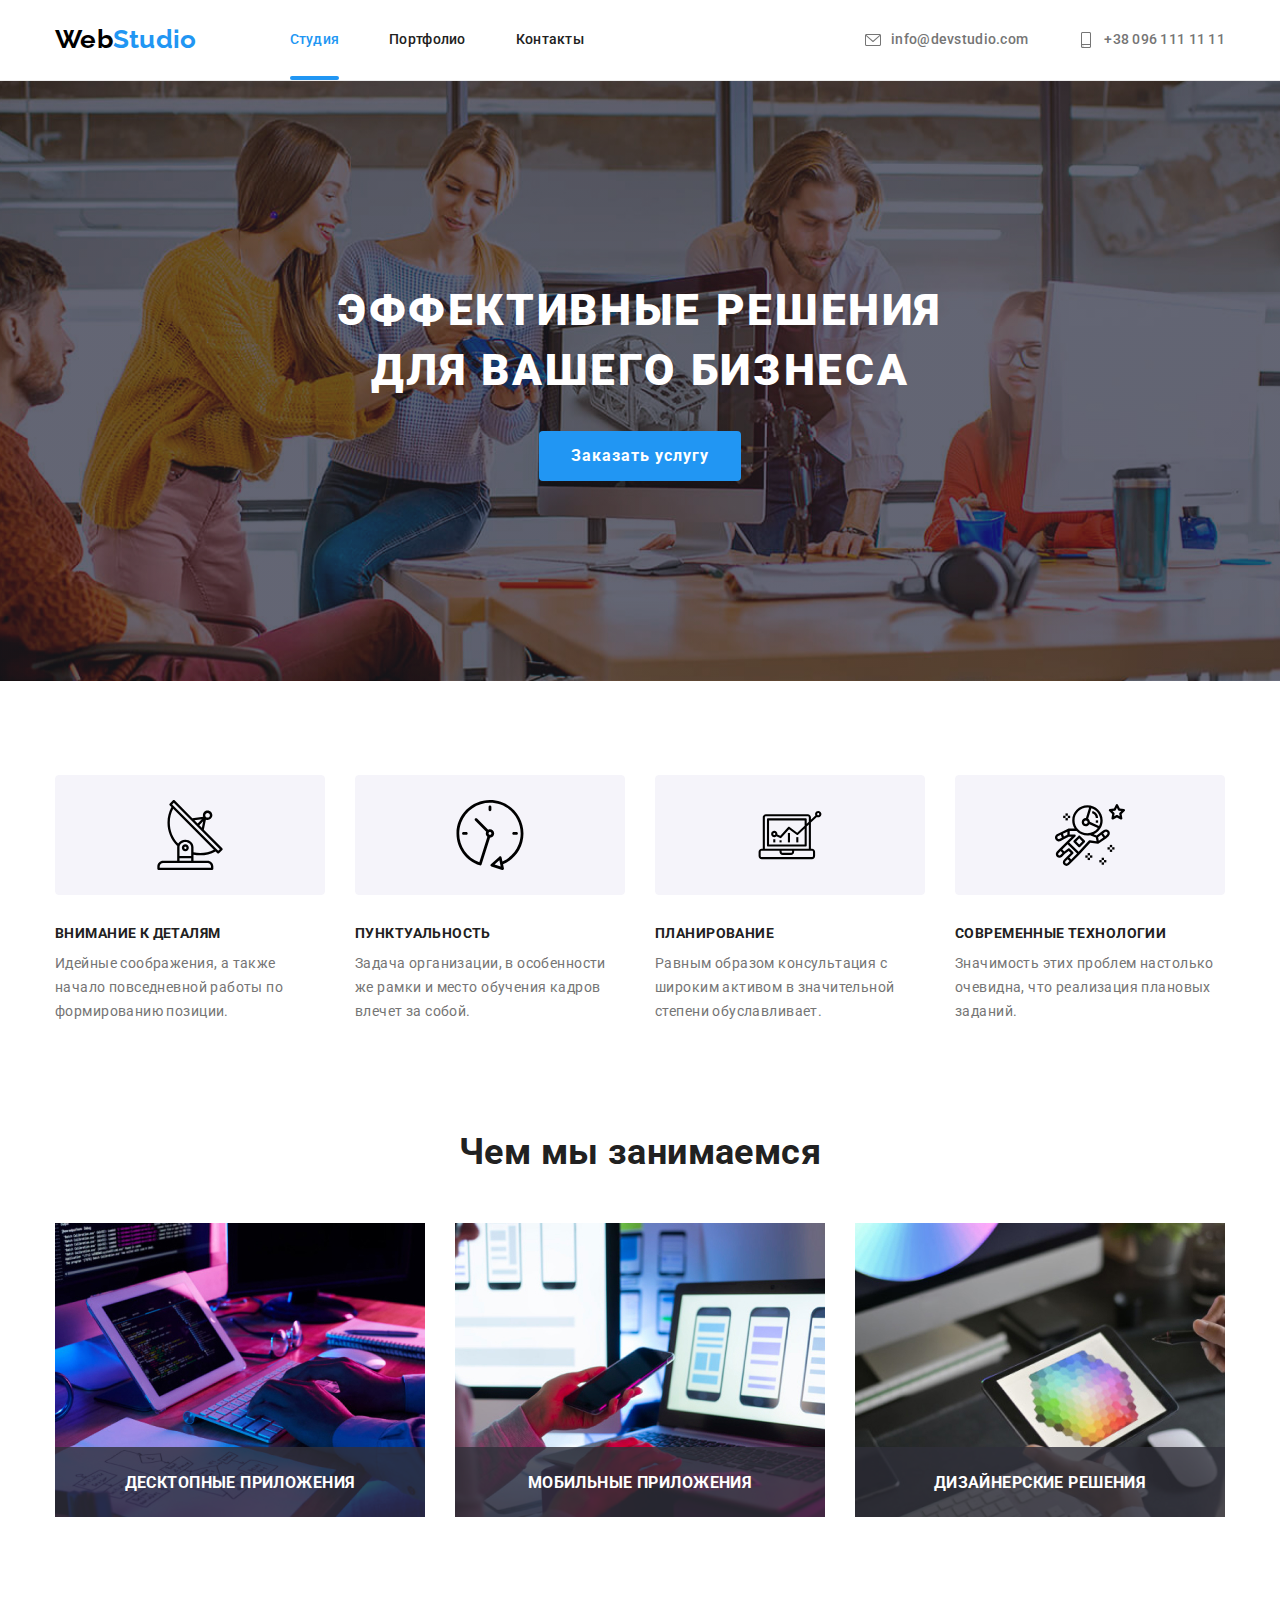
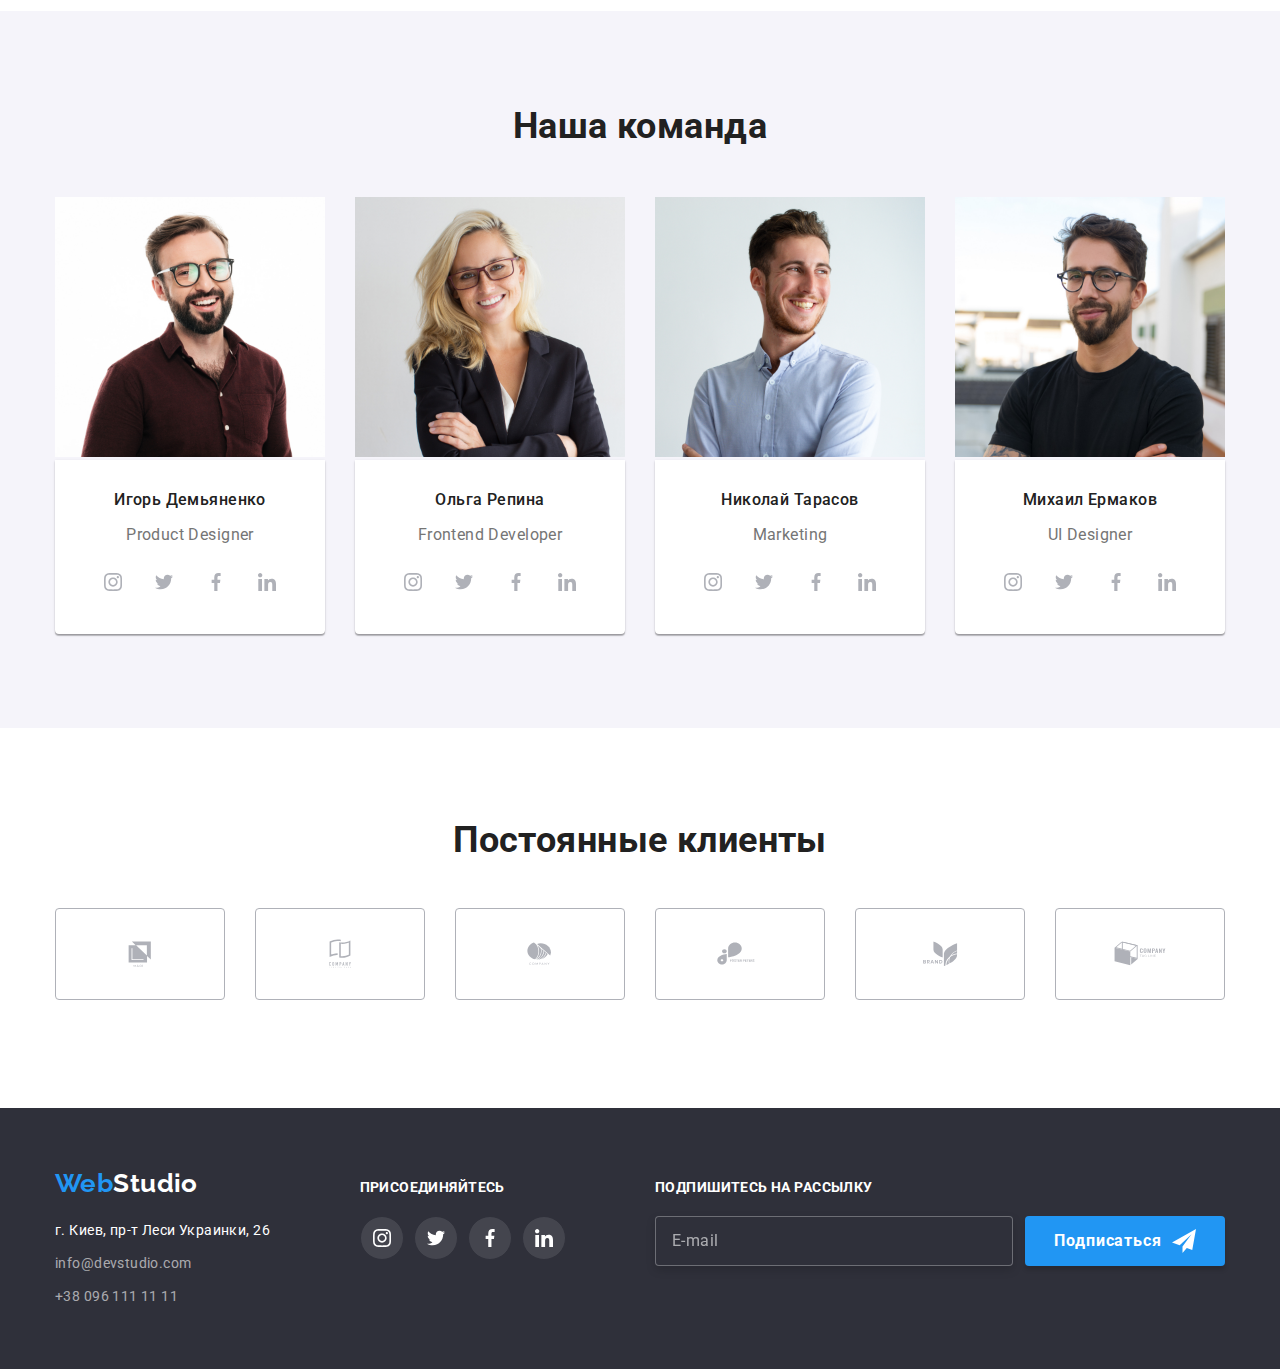
<file: index.html>
<!DOCTYPE html>
<html lang="ru">

<head>
    <meta charset="UTF-8">
    <meta http-equiv="X-UA-Compatible" content="IE=edge">
    <meta name="viewport" content="width=device-width, initial-scale=1.0">
    <title>WebStudio</title>
    <link rel="preconnect" href="https://fonts.gstatic.com" crossorigin>
    <link
        href="https://fonts.googleapis.com/css2?family=Raleway:wght@700&family=Roboto:wght@400;500;700;900&display=swap"
        rel="stylesheet">
    <link rel="stylesheet"
        href="https://cdnjs.cloudflare.com/ajax/libs/modern-normalize/1.1.0/modern-normalize.min.css">
    <link rel="stylesheet" href="./css/main.min.css">
</head>

<body>
    <header class="header">
        <div class="container header__container">
            <nav class="navigation">
                <a href="index.html" class="header__logo link"><span class="header__logo--accent">Web</span>Studio</a>
                <ul class="header__list list">
                    <li class="header__item">
                        <a href="./index.html" class="header__link menu-link link current">Студия</a>
                    </li>
                    <li class="header__item">
                        <a href="./portfolio.html" class="header__link menu-link link">Портфолио</a>
                    </li>
                    <li class="header__item">
                        <a href="./index.html" class="header__link menu-link link">Контакты</a>
                    </li>
                </ul>
            </nav>
            <address class="header__address">
            <ul class="header__list list">
                <li class="header__item">
                    <a href="mailto:info@devstudio.com" class="header__mail link">
                        <svg class="header__icon">
                            <use href="./images/symbol.svg#icon-phone"></use>
                        </svg>
                        info@devstudio.com</a>
                </li>
                <li class="header-nav__item">
                    <a href="tel:380961111111" class="header__tel link">
                        <svg class="header__icon">
                            <use href="./images/symbol.svg#icon-smartphone"></use>
                        </svg>
                        +38 096 111 11 11</a>
                </li>
            </ul>
            </address>
        </div>
    </header>
    <main>
        <section class="hero__section">
            <div class="container hero__container">
                <h1 class="hero__title">Эффективные решения для вашего бизнеса</h1>
                <button data-modal-open class="hero__button" type="button">Заказать услугу</button>
            </div>
        </section>
        <section class="benefits__section">
            <div class="benefits__container container">
                <h2 class="visually-hidden">Наши плюсы</h2>
                <ul class="benefits__list list">
                    <li class="benefits__item">
                        <div class="benefits__thumb">
                            <svg class="benefits__icon">
                                <use href="./images/symbol.svg#icon-antenna"></use>
                            </svg>
                        </div>
                        <h3 class="benefits__example">Внимание к деталям</h3>
                        <p class="features__description">Идейные соображения, а также начало повседневной работы по
                            формированию
                            позиции.</p>
                    </li>
                    <li class="benefits__item">
                        <div class="benefits__thumb">
                            <svg class="benefits__icon">
                                <use href="./images/symbol.svg#icon-clock"></use>
                            </svg>
                        </div>
                        <h3 class="benefits__example">Пунктуальность</h3>
                        <p class="features__description">Задача организации, в особенности же рамки и место обучения кадров
                            влечет
                            за собой.</p>
                    </li>
                    <li class="benefits__item">
                        <div class="benefits__thumb">
                            <svg class="benefits__icon">
                                <use href="./images/symbol.svg#icon-diagram"></use>
                            </svg>
                        </div>
                        <h3 class="benefits__example">Планирование</h3>
                        <p class="features__description">Равным образом консультация с широким активом в значительной степени
                            обуславливает.</p>
                    </li>
                    <li class="benefits__item">
                        <div class="benefits__thumb">
                            <svg class="benefits__icon">
                                <use href="./images/symbol.svg#icon-astronaut"></use>
                            </svg>
                        </div>
                        <h3 class="benefits__example">Современные технологии</h3>
                        <p class="features__description">Значимость этих проблем настолько очевидна, что реализация плановых
                            заданий.</p>
                    </li>
                </ul>
            </div>
        </section>
        <section class="experience__section">
            <div class="experience__container container">
                <h2 class="experience__title">Чем мы занимаемся</h2>
                <ul class="experience__list list">
                    <li class="experience__item">
                        <img class="experience__img" src="./images/img.jpg" alt="Разработка приложений" width="370"
                            height="294">
                        <div class="experience__thumb">
                            <h3 class="experience__text">ДЕСКТОПНЫЕ ПРИЛОЖЕНИЯ</h3>
                        </div>
                    </li>
                    <li class="experience__item">
                        <img class="experience__img" src="./images/img2.jpg" alt="Разработка приложений" width="370"
                            height="294">
                        <div class="experience__thumb">
                            <h3 class="experience__text">МОБИЛЬНЫЕ ПРИЛОЖЕНИЯ</h3>
                        </div>
                    </li>
                    <li class="experience__item">
                        <img class="experience__img" src="./images/img3.jpg" alt="Разработка приложений" width="370"
                            height="294">
                        <div class="experience__thumb">
                            <h3 class="experience__text">ДИЗАЙНЕРСКИЕ РЕШЕНИЯ</h3>
                        </div>
                    </li>
                </ul>
            </div>
        </section>
        <section class="team__section">
            <div class="team__container container">
                <h2 class="team__title">Наша команда</h2>
                <ul class="team__list list">
                    <li class="team__item">
                        <img team__img src="./images/foto.jpg" alt="Игорь Демьяненко" width="270">
                        <div class="member">
                            <h3 class="member__name">Игорь Демьяненко</h3>
                            <p class="member__text">Product Designer</p>
                            <ul class="social__list">
                                <li class="social__item list">
                                    <a href="/" class="social__link">
                                        <svg class="social__icon">
                                            <use href="./images/symbol.svg#icon-inst"></use>
                                        </svg>
                                    </a>
                                </li>
                                <li class="social__item list">
                                    <a href="/" class="social__link">
                                        <svg class="social__icon">
                                            <use href="./images/symbol.svg#icon-twit"></use>
                                        </svg>
                                    </a>
                                </li>
                                <li class="social__item list">
                                    <a href="/" class="social__link">
                                        <svg class="social__icon">
                                            <use href="./images/symbol.svg#icon-facebook"></use>
                                        </svg>
                                    </a>
                                </li>
                                <li class="social__item list">
                                    <a href="/" class="social__link">
                                        <svg class="social__icon">
                                            <use href="./images/symbol.svg#icon-linkid"></use>
                                        </svg>
                                    </a>
                                </li>
                            </ul>
                        </div>
                    </li>
                    <li class="team__item">
                        <img src="./images/foto2.jpg" alt="Ольга Репина" width="270">
                        <div class="member">
                            <h3 class="member__name">Ольга Репина</h3>
                            <p class="member__text">Frontend Developer</p>
                            <ul class="social__list">
                                <li class="social__item list">
                                    <a href="/" class="social__link">
                                        <svg class="social__icon">
                                            <use href="./images/symbol.svg#icon-inst"></use>
                                        </svg>
                                    </a>
                                </li>
                                <li class="social__item list">
                                    <a href="/" class="social__link">
                                        <svg class="social__icon">
                                            <use href="./images/symbol.svg#icon-twit"></use>
                                        </svg>
                                    </a>
                                </li>
                                <li class="social__item list">
                                    <a href="/" class="social__link">
                                        <svg class="social__icon">
                                            <use href="./images/symbol.svg#icon-facebook"></use>
                                        </svg>
                                    </a>
                                </li>
                                <li class="social__item list">
                                    <a href="/" class="social__link">
                                        <svg class="social__icon">
                                            <use href="./images/symbol.svg#icon-linkid"></use>
                                        </svg>
                                    </a>
                                </li>
                            </ul>
                        </div>
                    </li>
                    <li class="team__item">
                        <img src="./images/foto3.jpg" alt="Николай Тарасов" width="270">
                        <div class="member">
                            <h3 class="member__name">Николай Тарасов</h3>
                            <p class="member__text">Marketing</p>
                            <ul class="social__list">
                                <li class="social__item list">
                                    <a href="/" class="social__link">
                                        <svg class="social__icon">
                                            <use href="./images/symbol.svg#icon-inst"></use>
                                        </svg>
                                    </a>
                                </li>
                                <li class="social__item list">
                                    <a href="/" class="social__link">
                                        <svg class="social__icon">
                                            <use href="./images/symbol.svg#icon-twit"></use>
                                        </svg>
                                    </a>
                                </li>
                                <li class="social__item list">
                                    <a href="/" class="social__link">
                                        <svg class="social__icon">
                                            <use href="./images/symbol.svg#icon-facebook"></use>
                                        </svg>
                                    </a>
                                </li>
                                <li class="social__item list">
                                    <a href="/" class="social__link">
                                        <svg class="social__icon">
                                            <use href="./images/symbol.svg#icon-linkid"></use>
                                        </svg>
                                    </a>
                                </li>
                            </ul>
                        </div>
                    </li>
                    <li class="team__item">
                        <img src="./images/foto4.jpg" alt="Михаил Ермаков" width="270">
                        <div class="member">
                            <h3 class="member__name">Михаил Ермаков</h3>
                            <p class="member__text">UI Designer</p>
                            <ul class="social__list">
                                <li class="social__item list">
                                    <a href="/" class="social__link">
                                        <svg class="social__icon">
                                            <use href="./images/symbol.svg#icon-inst"></use>
                                        </svg>
                                    </a>
                                </li>
                                <li class="social__item list">
                                    <a href="/" class="social__link">
                                        <svg class="social__icon">
                                            <use href="./images/symbol.svg#icon-twit"></use>
                                        </svg>
                                    </a>
                                </li>
                                <li class="social__item list">
                                    <a href="/" class="social__link">
                                        <svg class="social__icon">
                                            <use href="./images/symbol.svg#icon-facebook"></use>
                                        </svg>
                                    </a>
                                </li>
                                <li class="social__item list">
                                    <a href="/" class="social__link">
                                        <svg class="social__icon">
                                            <use href="./images/symbol.svg#icon-linkid"></use>
                                        </svg>
                                    </a>
                                </li>
                            </ul>
                        </div>
                    </li>
                </ul>
            </div>
        </section>
        <section class="client__section">
            <div class="client__container container">
                <h2 class="client__title">Постоянные клиенты</h2>
                <ul class="client__list">
                    <li class="client__item list">
                        <a class="client__link" href="#">
                            <svg class="client__icon" aria-label="ссылка">
                                <use class="company-icon" href="./images/symbol.svg#icon-Client-1"></use>
                            </svg>
                        </a>
                    </li>
                    <li class="client__item list">
                        <a class="client__link" href="#">
                            <svg class="client__icon" aria-label="ссылка">
                                <use class="company-icon" href="./images/symbol.svg#icon-Client-2"></use>
                            </svg>
                        </a>
                    </li>
                    <li class="client__item list">
                        <a class="client__link" href="#">
                            <svg class="client__icon" aria-label="ссылка">
                                <use class="company-icon" href="./images/symbol.svg#icon-Client-3"></use>
                            </svg>
                        </a>
                    </li>
                    <li class="client__item list">
                        <a class="client__link" href="#">
                            <svg class="client__icon" aria-label="ссылка">
                                <use class="company-icon" href="./images/symbol.svg#icon-Client-4"></use>
                            </svg>
                        </a>
                    </li>
                    <li class="client__item list">
                        <a class="client__link" href="#">
                            <svg class="client__icon" aria-label="ссылка">
                                <use class="company-icon" href="./images/symbol.svg#icon-Client-5"></use>
                            </svg>
                        </a>
                    </li>
                    <li class="client__item list">
                        <a class="client__link" href="#">
                            <svg class="client__icon" aria-label="ссылка">
                                <use class="company-icon" href="./images/symbol.svg#icon-Client-6"></use>
                            </svg>
                        </a>
                    </li>
                </ul>
            </div>
        </section>
    </main>
    <div class="backdrop is-hidden" data-modal>
        <div class="modal">
            <button data-modal-close class="icon-close-black" type="button">
                <svg class="icon-close">
                    <use href="./images/symbol.svg#icon-close"></use>
                </svg>
            </button>
            <form class="form-main" role="group">
                <h2 class="main-name">Оставьте свои данные, мы вам перезвоним</h2>
                <div class="form-modal">
                    <label class="main-form" for="name">
                        <span class="text-lable">Имя</span>
                        <input type="text" class="form-main-input" name="name" id="name" required>
                        <svg class="form-main-icon">
                            <use href="./images/symbol.svg#icon-man"></use>
                        </svg>
                    </label>
                </div>
                <div class="form-modal">
                    <label class="main-form" for="tel">
                        <span class="text-lable">Телефон</span>
                        <input type="text" class="form-main-input" name="tel" id="tel" required>
                        <svg class="form-main-icon">
                            <use href="./images/symbol.svg#icon-tel"></use>
                        </svg>
                    </label>
                </div>
                <div class="form-modal">
                    <label class="main-form" for="mail">
                        <span class="text-lable">Почта</span>
                        <input type="email" class="form-main-input" name="mail" id="mail" required>
                        <svg class="form-main-icon">
                            <use href="./images/symbol.svg#icon-post"></use>
                        </svg>
                    </label>
                </div>
                <div class="comment-form">
                    <label class="text-lable" for="coments">Комментарий</label>
                    <textarea class="textarea-form" name="comments" id="comments" cols="30" rows="10"
                        placeholder="Введите текст"></textarea></label>
                </div>
                <div class="chek-main">
                    <label class="checkbox-label" for="checkbox">
                        <input class="checkbox" type="checkbox" name="checkbox" id="checkbox" required>
                        <span class="icon-check"></span>
                        <span class="check-text">Соглашаюсь с рассылкой и принимаю</span>
                        <a class="agree" href="">Условия договора</a>
                    </label>
                </div>
                <button class="form-main-button" type="submit">Отправить</button>
            </form>
        </div>
    </div>
    <footer class="footer">
        <div class="footer__container container">
            <div class="footer-address ">
                <a href="./index.html" class="footer__logo">Web<span class="footer__logo--accent">Studio</span></a>
                <address>
                    <ul class="footer-address__list list">
                        <li class="footer-address__item"><a class="footer-address__address" href="https://bit.ly/3pXMvUd" target="_blank"
                                rel="noopener noreferrer">г. Киев,
                                пр-т Леси
                                Украинки, 26</a></li>
                        <li class="footer-address__item"><a href="mailto:info@devstudio.com"
                                class="footer-address__mail">info@devstudio.com</a></li>
                        <li class="footer-address__item"><a href="tel:+380961111111" class="footer-address__tel">+38 096 111 11 11</a></li>
                    </ul>
                </address>
            </div>
            <div class="social-network">
                <h3 class="social-network__title">присоединяйтесь</h3>
                <ul class="social-network__list">
                    <li class="social-network__item">
                        <a href="#" class="social-network__link">
                            <svg class="social-network__icon" width="20px" height="20px" aria-label="link instagram">
                                <use href="./images/symbol.svg#icon-inst"></use>
                            </svg>
                        </a>
                    </li>
                    <li class="social-network__item">
                        <a href="#" class="social-network__link">
                            <svg class="social-network__icon" width="20px" height="20px" aria-label="link twitter">
                                <use href="./images/symbol.svg#icon-twit"></use>
                            </svg>
                        </a>
                    </li>
                    <li class="social-network__item">
                        <a href="#" class="social-network__link">
                            <svg class="social-network__icon" width="20px" height="20px" aria-label="link facebook">
                                <use href="./images/symbol.svg#icon-facebook"></use>
                            </svg>
                        </a>
                    </li>
                    <li class="social-network__item">
                        <a href="#" class="social-network__link">
                            <svg class="social-network__icon" width="20px" height="20px" aria-label="link linkedin">
                                <use href="./images/symbol.svg#icon-linkid"></use>
                            </svg>
                        </a>
                    </li>
                </ul>
            </div>
            <div class="mailsend">
                <h3 class="mailsend__title">Подпишитесь на рассылку</h3>
                <form class="mailsend__form" name="signup_form" autocomplete="on" novalidate>
                    <div class="bbb">
                        <label for="mail">
                            <input type="email" name="email" placeholder="E-mail" id="mail"/>
                        </label>
                    </div>
                    <button class="button-send" type="submit"><span class="button-send__text">Подписаться</span>
                        <svg class="button-send__icon" width="24px" height="24px" aria-hidden="true">
                            <use href="./images/symbol.svg#icon-icon-send"></use>
                        </svg>
                    </button>
                </form>
            </div>
        </div>
    </footer>
    <script src="./js/modal.js"></script>
</body>

</html>
</file>
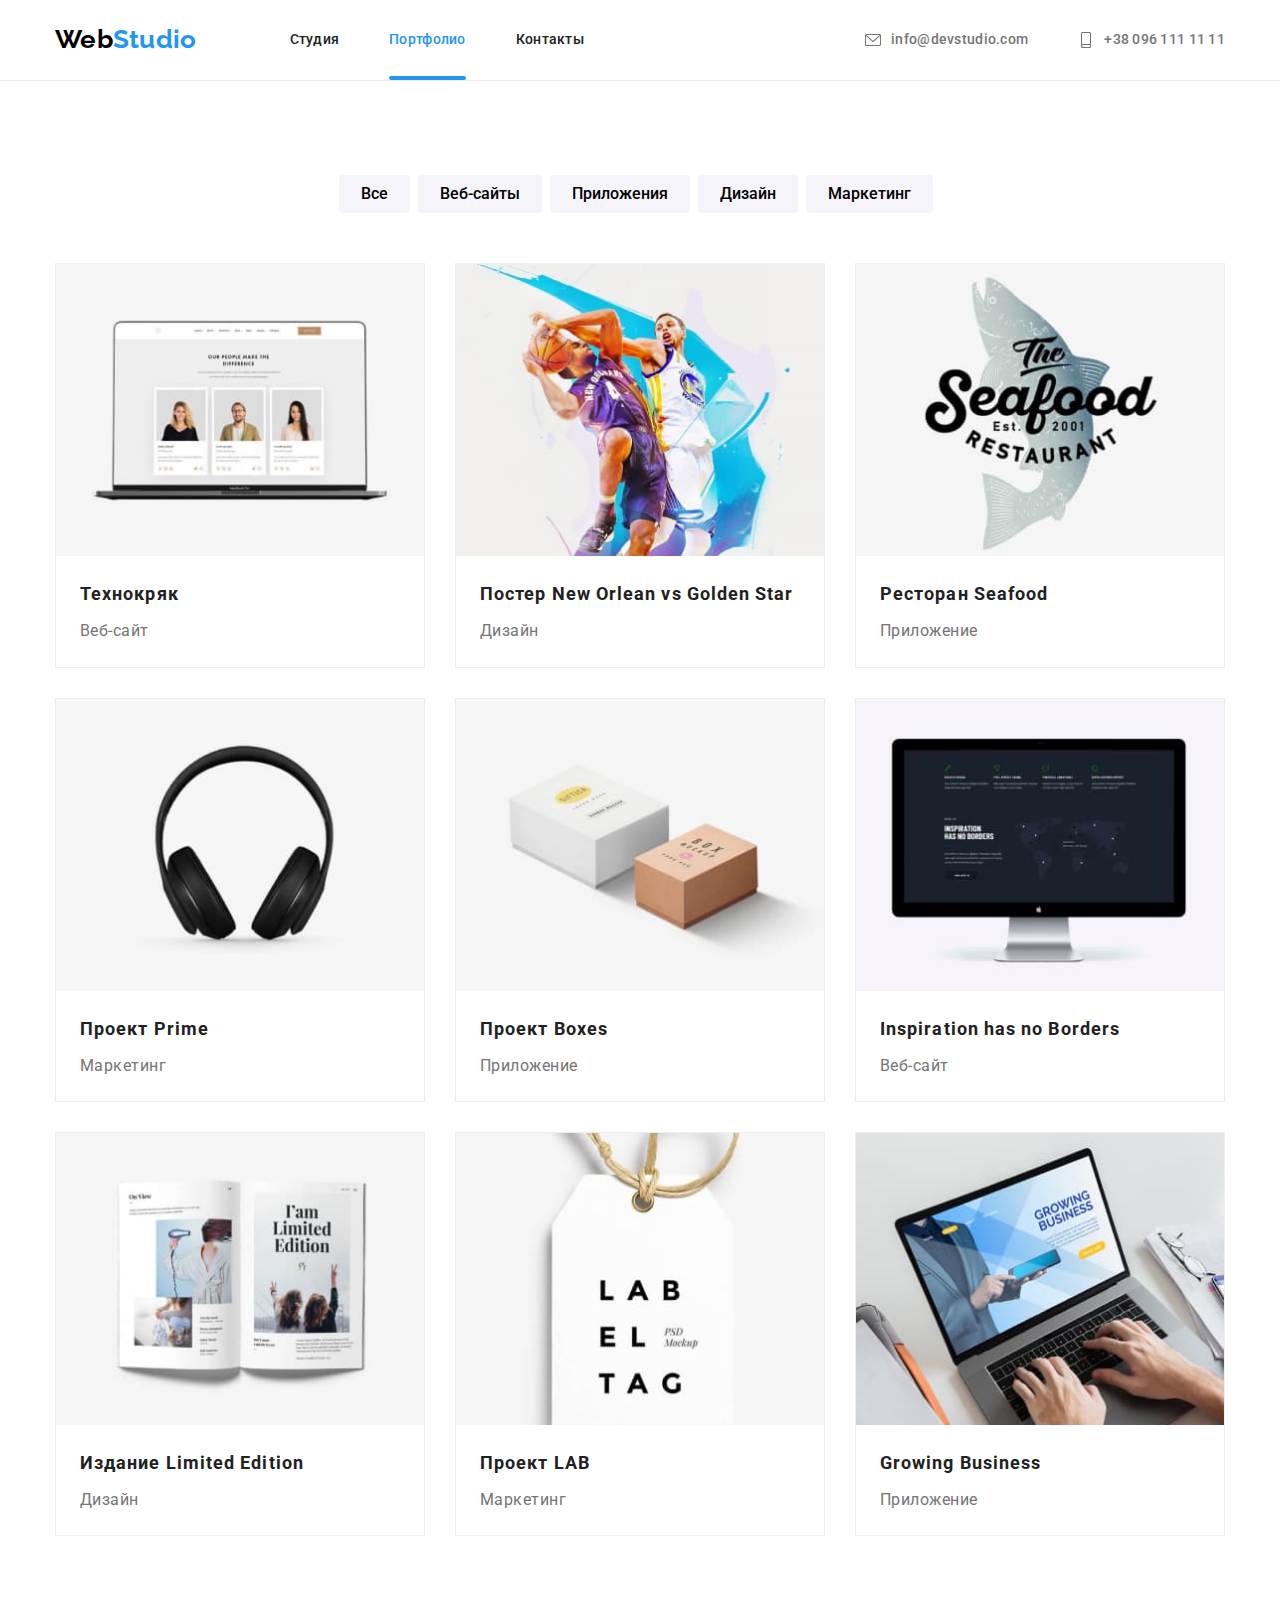
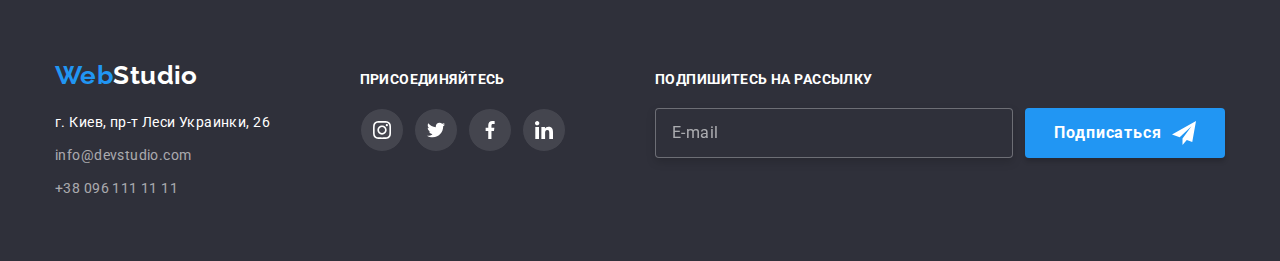
<file: portfolio.html>
<!DOCTYPE html>
<html lang="ru">

<head>
    <meta charset="UTF-8">
    <meta http-equiv="X-UA-Compatible" content="IE=edge">
    <meta name="viewport" content="width=device-width, initial-scale=1.0">
    <title>Portfolio</title>
    <link rel="preconnect" href="https://fonts.gstatic.com" crossorigin>
    <link
        href="https://fonts.googleapis.com/css2?family=Raleway:wght@700&family=Roboto:wght@400;500;700;900&display=swap"
        rel="stylesheet">
    <link rel="stylesheet"
        href="https://cdnjs.cloudflare.com/ajax/libs/modern-normalize/1.1.0/modern-normalize.min.css">
    <link rel="stylesheet" href="./css/main.min.css">

</head>

<body>
    <header class="header">
        <div class="container header__container">
            <nav class="navigation">
                <a href="index.html" class="header__logo link"><span class="header__logo--accent">Web</span>Studio</a>
                <ul class="header__list list">
                    <li class="header__item">
                        <a href="./index.html" class="header__link menu-link link ">Студия</a>
                    </li>
                    <li class="header__item">
                        <a href="./portfolio.html" class="header__link menu-link current link">Портфолио</a>
                    </li>
                    <li class="header__item">
                        <a href="./index.html" class="header__link menu-link link">Контакты</a>
                    </li>
                </ul>
            </nav>
            <address class="header__address">
            <ul class="header__list list">
                <li class="header__item">
                    <a href="mailto:info@devstudio.com" class="header__mail link">
                        <svg class="header__icon">
                            <use href="./images/symbol.svg#icon-phone"></use>
                        </svg>
                        info@devstudio.com</a>
                </li>
                <li class="header-nav__item">
                    <a href="tel:380961111111" class="header__tel link">
                        <svg class="header__icon">
                            <use href="./images/symbol.svg#icon-smartphone"></use>
                        </svg>
                        +38 096 111 11 11</a>
                </li>
            </ul>
            </address>
        </div>
    </header>
    <main>
        <section class="section-portfolio">
            <div class="portfolio__container container">
                <h1 class="visually-hidden">Список радиокнопок</h1>
                <ul class="control__btn">
                    <li class="control__item">
                        <button class="control__button" type="button">Все</button>
                    </li>
                    <li class="control__item">
                        <button class="control__button" type="button">Веб-сайты</button>
                    </li>
                    <li class="control__item">
                        <button class="control__button" type="button">Приложения</button>
                    </li>
                    <li class="control__item">
                        <button class="control__button" type="button">Дизайн</button>
                    </li>
                    <li class="control__item">
                        <button class="control__button" type="button">Маркетинг</button>
                    </li>
                </ul>
                <ul class="card">
                    <li class="card__item">
                        <a href="/" class="card__link">
                            <div class="card__thumb">
                                <img class="card__img" src="./images/portfolio/img.jpg" alt="Технокряк" width="370">
                                <div class="card__action">
                                    <p class="card__text-action">
                                        Ресурс предлагает комплексные предложения с разным уровнем функционала и
                                        сервисов.
                                        Все это позволит посетителю получить
                                        исчерпывающие сведения о компании или частном лице.
                                    </p>
                                </div>
                            </div>
                            <div class="card__border">
                                <h2 class="card__text">Технокряк</h2>
                                <p class="card__description">Веб-сайт</p>
                            </div>
                        </a>
                    </li>
                    <li class="card__item">
                        <a href="/" class="card__link">
                            <div class="card__thumb">
                                <img class="card__img" src="./images/portfolio/img2.jpg" alt="Постер New Orlean vs Golden Star"
                                    width="370">
                                <div class="card__action">
                                    <p class="card__text-action">
                                        Ресурс предлагает комплексные предложения с разным уровнем функционала и
                                        сервисов.
                                        Все это позволит посетителю получить
                                        исчерпывающие сведения о компании или частном лице.
                                    </p>
                                </div>
                            </div>
                            <div class="card__border">
                                <h2 class="card__text">Постер New Orlean vs Golden Star</h2>
                                <p class="card__description">Дизайн</p>
                            </div>
                        </a>
                    </li>
                    <li class="card__item">
                        <a href="/" class="card__link">
                            <div class="card__thumb">
                                <img class="card__img" src="./images/portfolio/img3.jpg" alt="Ресторан Seafood" width="370">
                                <div class="card__action">
                                    <p class="card__text-action">
                                        Ресурс предлагает комплексные предложения с разным уровнем функционала и
                                        сервисов.
                                        Все это позволит посетителю получить
                                        исчерпывающие сведения о компании или частном лице.
                                    </p>
                                </div>
                            </div>
                            <div class="card__border">
                                <h2 class="card__text">Ресторан Seafood</h2>
                                <p class="card__description">Приложение</p>
                            </div>
                        </a>
                    </li>
                    <li class="card__item">
                        <a href="/" class="card__link">
                            <div class="card__thumb">
                                <img class="card__img" src="./images/portfolio/img4.jpg" alt="Проект Prime" width="370">
                                <div class="card__action">
                                    <p class="card__text-action">
                                        Ресурс предлагает комплексные предложения с разным уровнем функционала и
                                        сервисов.
                                        Все это позволит посетителю получить
                                        исчерпывающие сведения о компании или частном лице.
                                    </p>
                                </div>
                            </div>
                            <div class="card__border">
                                <h2 class="card__text">Проект Prime</h2>
                                <p class="card__description">Маркетинг</p>
                            </div>
                        </a>
                    </li>
                    <li class="card__item">
                        <a href="/" class="card__link">
                            <div class="card__thumb">
                                <img class="card__img" src="./images/portfolio/img5.jpg" alt="Проект Boxes" width="370">
                                <div class="card__action">
                                    <p class="card__text-action">
                                        Ресурс предлагает комплексные предложения с разным уровнем функционала и
                                        сервисов.
                                        Все это позволит посетителю получить
                                        исчерпывающие сведения о компании или частном лице.
                                    </p>
                                </div>
                            </div>
                            <div class="card__border">
                                <h2 class="card__text">Проект Boxes</h2>
                                <p class="card__description">Приложение</p>
                            </div>
                        </a>
                    </li>
                    <li class="card__item">
                        <a href="/" class="card__link">
                            <div class="card__thumb">
                                <img class="card__img" src="./images/portfolio/img6.jpg" alt="Inspiration has no Borders" width="370">
                                <div class="card__action">
                                    <p class="card__text-action">
                                        Ресурс предлагает комплексные предложения с разным уровнем функционала и
                                        сервисов.
                                        Все это позволит посетителю получить
                                        исчерпывающие сведения о компании или частном лице.
                                    </p>
                                </div>
                            </div>
                            <div class="card__border">
                                <h2 class="card__text">Inspiration has no Borders</h2>
                                <p class="card__description">Веб-сайт</p>
                            </div>
                        </a>
                    </li>
                    <li class="card__item">
                        <a href="/" class="card__link">
                            <div class="card__thumb">
                                <img class="card__img" src="./images/portfolio/img7.jpg" alt="Издание Limited Edition" width="370">
                                <div class="card__action">
                                    <p class="card__text-action">
                                        Ресурс предлагает комплексные предложения с разным уровнем функционала и
                                        сервисов.
                                        Все это позволит посетителю получить
                                        исчерпывающие сведения о компании или частном лице.
                                    </p>
                                </div>
                            </div>
                            <div class="card__border">
                                <h2 class="card__text">Издание Limited Edition</h2>
                                <p class="card__description">Дизайн</p>
                            </div>
                        </a>
                    </li>
                    <li class="card__item">
                        <a href="/" class="card__link">
                            <div class="card__thumb">
                                <img class="card__img" src="./images/portfolio/img8.jpg" alt="Проект LAB" width="370">
                                <div class="card__action">
                                    <p class="card__text-action">
                                        Ресурс предлагает комплексные предложения с разным уровнем функционала и
                                        сервисов.
                                        Все это позволит посетителю получить
                                        исчерпывающие сведения о компании или частном лице.
                                    </p>
                                </div>
                            </div>
                            <div class="card__border">
                                <h2 class="card__text">Проект LAB</h2>
                                <p class="card__description">Маркетинг</p>
                            </div>
                        </a>
                    </li>
                    <li class="card__item">
                        <a href="/" class="card__link">
                            <div class="card__thumb">
                                <img class="card__img" src="./images/portfolio/img9.jpg" alt="Growing Business" width="370">
                                <div class="card__action">
                                    <p class="card__text-action">
                                        Ресурс предлагает комплексные предложения с разным уровнем функционала и
                                        сервисов.
                                        Все это позволит посетителю получить
                                        исчерпывающие сведения о компании или частном лице.
                                    </p>
                                </div>
                            </div>
                            <div class="card__border">
                                <h2 class="card__text">Growing Business</h2>
                                <p class="card__description">Приложение</p>
                            </div>
                        </a>
                    </li>
                </ul>
            </div>
        </section>
            </div>
    </main>
    <footer class="footer">
        <div class="footer__container container">
            <div class="footer-address ">
                <a href="./index.html" class="footer__logo">Web<span class="footer__logo--accent">Studio</span></a>
                <address>
                    <ul class="footer-address__list list">
                        <li class="footer-address__item"><a class="footer-address__address" href="https://bit.ly/3pXMvUd" target="_blank"
                                rel="noopener noreferrer">г. Киев,
                                пр-т Леси
                                Украинки, 26</a></li>
                        <li class="footer-address__item"><a href="mailto:info@devstudio.com"
                                class="footer-address__mail">info@devstudio.com</a></li>
                        <li class="footer-address__item"><a href="tel:+380961111111" class="footer-address__tel">+38 096 111 11 11</a></li>
                    </ul>
                </address>
            </div>
            <div class="social-network">
                <h3 class="social-network__title">присоединяйтесь</h3>
                <ul class="social-network__list">
                    <li class="social-network__item">
                        <a href="#" class="social-network__link">
                            <svg class="social-network__icon" width="20px" height="20px" aria-label="link instagram">
                                <use href="./images/symbol.svg#icon-inst"></use>
                            </svg>
                        </a>
                    </li>
                    <li class="social-network__item">
                        <a href="#" class="social-network__link">
                            <svg class="social-network__icon" width="20px" height="20px" aria-label="link twitter">
                                <use href="./images/symbol.svg#icon-twit"></use>
                            </svg>
                        </a>
                    </li>
                    <li class="social-network__item">
                        <a href="#" class="social-network__link">
                            <svg class="social-network__icon" width="20px" height="20px" aria-label="link facebook">
                                <use href="./images/symbol.svg#icon-facebook"></use>
                            </svg>
                        </a>
                    </li>
                    <li class="social-network__item">
                        <a href="#" class="social-network__link">
                            <svg class="social-network__icon" width="20px" height="20px" aria-label="link linkedin">
                                <use href="./images/symbol.svg#icon-linkid"></use>
                            </svg>
                        </a>
                    </li>
                </ul>
            </div>
            <div class="mailsend">
                <h3 class="mailsend__title">Подпишитесь на рассылку</h3>
                <form class="mailsend__form" name="signup_form" autocomplete="on" novalidate>
                    <div class="bbb">
                        <label for="mail">
                            <input type="email" name="email" placeholder="E-mail" id="mail"/>
                        </label>
                    </div>
                    <button class="button-send" type="submit"><span class="button-send__text">Подписаться</span>
                        <svg class="button-send__icon" width="24px" height="24px" aria-hidden="true">
                            <use href="./images/symbol.svg#icon-icon-send"></use>
                        </svg>
                    </button>
                </form>
            </div>
        </div>
    </footer>
</body>

</html>
</file>
<file: css/main.min.css>
.visually-hidden{position:absolute;width:1px;height:1px;margin:-1px;border:0;padding:0;white-space:nowrap;-webkit-clip-path:inset(100%);clip-path:inset(100%);clip:rect(0 0 0 0);overflow:hidden}:root{--primary-background-color: #FFFFFF;--secondary-background-color: #F5F4FA;--third-background-color: #2F303A;--primary-text-color: #757575;--secondary-text-color: #212121;--third-text-color: #ffffff;--accent-color: #2196F3;--fours-text-color: rgba(255, 255, 255, 0.6);--border-botoom-color: #ECECEC;--border-btm-scnd-clr: #EEEEEE;--icon-primary-fill: #AFB1B8;--icon-background-color: rgba(255, 255, 255, 0.1);--background-color-portfolio: rgba(33, 150, 243, 0.9);--background-color-studio: rgba(47, 48, 58, 0.8);--modal-background-color: rgba(0, 0, 0, 0.2);--modal-backgroud-color-wind: #ffffff;--border-btn-close: rgba(0, 0, 0, 0.1);--border-footer-color: rgba(255, 255, 255, 0.3);--modal-border-color: rgba(33, 33, 33, 0.2);--secondary-border-color: #212121;--timing-function: cubic-bezier(0.4, 0, 0.2, 1)}body{background:var(--primary-background-color);color:var(--primary-text-color);font-family:"Roboto";font-size:14px;letter-spacing:.03em}*,::before,::after{-webkit-box-sizing:border-box;box-sizing:border-box}html{line-height:1.15;-webkit-text-size-adjust:100%;-moz-tab-size:4;-o-tab-size:4;tab-size:4}button,input,optgroup,select,textarea{font-family:inherit;font-size:100%;line-height:1.15;margin:0}button,select{text-transform:none}.list{list-style:none;padding-left:0;margin:0}.link{text-decoration:none;color:inherit}address{font-style:normal}a{list-style-type:none;text-decoration:none}li{list-style-type:none;padding-left:0;margin:0}h1,h2,h3,p{margin-top:0}.backdrop{position:fixed;top:0;left:0;width:100%;height:100%;background-color:rgba(0,0,0,.1);opacity:1;-webkit-transition:opacity 250ms cubic-bezier(0.4, 0, 0.2, 1),visibility 250ms cubic-bezier(0.4, 0, 0.2, 1);transition:opacity 250ms cubic-bezier(0.4, 0, 0.2, 1),visibility 250ms cubic-bezier(0.4, 0, 0.2, 1)}.modal{position:absolute;top:50%;left:50%;-webkit-transform:translate(-50%, -50%) scale(1);transform:translate(-50%, -50%) scale(1);min-width:528px;min-height:581px;background-color:var(--primary-background-color);-webkit-transition:opacity 250ms cubic-bezier(0.4, 0, 0.2, 1),-webkit-transform 250ms cubic-bezier(0.4, 0, 0.2, 1);transition:opacity 250ms cubic-bezier(0.4, 0, 0.2, 1),-webkit-transform 250ms cubic-bezier(0.4, 0, 0.2, 1);transition:transform 250ms cubic-bezier(0.4, 0, 0.2, 1),opacity 250ms cubic-bezier(0.4, 0, 0.2, 1);transition:transform 250ms cubic-bezier(0.4, 0, 0.2, 1),opacity 250ms cubic-bezier(0.4, 0, 0.2, 1),-webkit-transform 250ms cubic-bezier(0.4, 0, 0.2, 1)}.backdrop.is-hidden .modal{-webkit-transform:translate(-50%, -50%) scale(0, 9);transform:translate(-50%, -50%) scale(0, 9)}.backdrop.is-hidden{opacity:0;pointer-events:none;visibility:hidden}.container{max-width:1200px;margin:0 auto;width:100%;padding-right:15px;padding-left:15px}section{padding-top:94px;padding-bottom:94px}.benefits__section{font-weight:400;line-height:24px;padding-bottom:0}.benefits__list{margin-top:0;margin-bottom:0;padding:0;display:-webkit-box;display:-ms-flexbox;display:flex;-ms-flex-wrap:wrap;flex-wrap:wrap}.benefits__item{margin-top:0;width:270px;margin-right:30px;padding:0}.benefits__item:last-child{margin-right:0}.benefits__thumb{display:-webkit-box;display:-ms-flexbox;display:flex;-webkit-box-align:center;-ms-flex-align:center;align-items:center;-webkit-box-pack:center;-ms-flex-pack:center;justify-content:center}.benefits__thumb{width:270px;height:120px;border:1px solid var(--secondary-background-color);border-radius:4px;background-color:var(--secondary-background-color);margin-bottom:30px}.benefits__example{margin:0;margin-bottom:10px;font-weight:700;font-size:14px;line-height:1.17;color:var(--secondary-text-color);text-transform:uppercase}.benefits__description{margin-bottom:0;width:270px;font-weight:400;line-height:1.71}.benefits__icon{width:70px;height:70px}.client__section{background-color:var(--primary-background-color)}.client__title{font-weight:700;font-size:36px;color:var(--secondary-text-color);line-height:1.17;line-height:100%;text-align:center;margin-bottom:50px}.client__list{display:-webkit-box;display:-ms-flexbox;display:flex;padding:0}.client__item{-webkit-box-pack:justify;-ms-flex-pack:justify;justify-content:space-between;margin-top:0;margin-right:30px;padding:0}.client__item:last-child{margin-right:0}.client__item:first-child{margin-left:0px}.client__link{display:inline-block;border:1px solid var(--icon-primary-fill);border-radius:4px;background-color:var(--primary-background-color);padding:0;width:170px;height:92px;cursor:pointer;-webkit-transition:fill 250ms var(--timing-function),background-color 250ms var(--timing-function),border 250ms var(--timing-function);transition:fill 250ms var(--timing-function),background-color 250ms var(--timing-function),border 250ms var(--timing-function)}.client__link{display:-webkit-box;display:-ms-flexbox;display:flex;-webkit-box-align:center;-ms-flex-align:center;align-items:center;-webkit-box-pack:center;-ms-flex-pack:center;justify-content:center}.client__link:hover,.client__link:focus{border:1px solid var(--accent-color)}.client__icon{width:170px;height:92px;fill:var(--icon-primary-fill);-webkit-transition:fill 250ms var(--timing-function);transition:fill 250ms var(--timing-function)}.client__link:hover .client__icon,.client__link:focus .client__icon{fill:var(--accent-color)}.experience__title{margin-bottom:50px;font-weight:700;font-size:36px;line-height:1.17;text-align:center;color:var(--secondary-text-color)}.experience__list{margin-top:0;margin-bottom:0;display:-webkit-box;display:-ms-flexbox;display:flex;padding:0}.experience__item{position:relative;padding:0;margin-right:30px}.experience__item:last-child{margin-right:0}.experience__img{display:block}.experience__thumb{position:absolute;bottom:0;left:0;right:0;width:100%;height:70px;background-color:var(--background-color-studio)}.experience__text{font-weight:700;line-height:1.14;text-transform:uppercase;margin:0;color:var(--third-text-color);width:100%;height:100%;padding-top:27px;padding-bottom:27px;text-align:center}.footer{padding:0;padding-bottom:60px;padding-top:60px;background-color:var(--third-background-color)}.footer__container{display:-webkit-box;display:-ms-flexbox;display:flex;-webkit-box-align:baseline;-ms-flex-align:baseline;align-items:baseline;-webkit-box-pack:justify;-ms-flex-pack:justify;justify-content:space-between}.footer-address__item{margin-bottom:9px}.footer-address__item:last-child{margin-bottom:0}.footer-address__address{line-height:1.71;color:var(--third-text-color);text-decoration:none}.footer-address__mail{font-weight:400;text-decoration:none;line-height:1.71;color:var(--fours-text-color);-webkit-transition:color 250ms var(--timing-function);transition:color 250ms var(--timing-function)}.footer-address__mail:hover{color:var(--accent-color)}.footer-address__mail:focus{color:var(--accent-color)}.footer-address__tel{line-height:1.71;text-decoration:none;color:var(--fours-text-color);-webkit-transition:color 250ms var(--timing-function);transition:color 250ms var(--timing-function)}.footer-address__tel:hover{color:var(--accent-color)}.footer-address__tel:focus{color:var(--accent-color)}.social-network{margin:0;padding:0}.social-network__title{margin-top:12px;margin-bottom:20px;margin-left:70px;margin-right:70px;font-weight:700;font-size:14px;line-height:1.14;text-transform:uppercase;color:var(--third-text-color)}.social-network__list{display:-webkit-box;display:-ms-flexbox;display:flex;padding:0;margin-top:20px;margin-left:0}.social-network__item{margin-right:10px;display:-webkit-box;display:-ms-flexbox;display:flex}.social-network__item:first-child{margin-left:70px}.social-network__item:last-child{margin-right:70px}.social-network__link{display:-webkit-box;display:-ms-flexbox;display:flex;-webkit-box-align:center;-ms-flex-align:center;align-items:center;border:1px solid var(--third-background-color);padding:0;padding:12px 12px;cursor:pointer;width:44px;height:44px;border-radius:50%;position:relative;background:var(--icon-background-color);-webkit-transition:fill 250ms var(--timing-function),background-color 250ms var(--timing-function),border 250ms var(--timing-function);transition:fill 250ms var(--timing-function),background-color 250ms var(--timing-function),border 250ms var(--timing-function)}.social-network__link:hover,.social-network__link:focus{border:1px solid var(--accent-color);border-radius:50%;background-color:var(--accent-color)}.social-network__icon{fill:var(--third-text-color)}.social-network__link:hover .social-network__icon,.social-network__link:focus .social-network__icon{fill:var(--third-text-color)}.mailsend__title{margin-top:12px;margin-bottom:20px;margin-right:70px;font-weight:700;font-size:14px;line-height:1.14;text-transform:uppercase;color:var(--third-text-color)}.mailsend__form{display:-webkit-box;display:-ms-flexbox;display:flex;-webkit-box-pack:justify;-ms-flex-pack:justify;justify-content:space-between}.mailsend__form input::-webkit-input-placeholder{color:var(--fours-text-color);font-family:"Roboto";font-style:400;font-size:16px;line-height:1.25;letter-spacing:.03em}.mailsend__form input::-moz-placeholder{color:var(--fours-text-color);font-family:"Roboto";font-style:400;font-size:16px;line-height:1.25;letter-spacing:.03em}.mailsend__form input:-ms-input-placeholder{color:var(--fours-text-color);font-family:"Roboto";font-style:400;font-size:16px;line-height:1.25;letter-spacing:.03em}.mailsend__form input::-ms-input-placeholder{color:var(--fours-text-color);font-family:"Roboto";font-style:400;font-size:16px;line-height:1.25;letter-spacing:.03em}.mailsend__form input::placeholder{color:var(--fours-text-color);font-family:"Roboto";font-style:400;font-size:16px;line-height:1.25;letter-spacing:.03em}.mailsend__form input{min-width:358px;min-height:50px;-webkit-filter:drop-shadow(0px 4px 4px rgba(0, 0, 0, 0.15));filter:drop-shadow(0px 4px 4px rgba(0, 0, 0, 0.15));border-radius:4px;border:1px solid var(--border-footer-color);background-color:var(--third-background-color);margin-right:12px;padding-left:16px;line-height:1.25;color:var(--fours-text-color);display:inline}.mailsend__form label{color:#757575}.button-send{-webkit-box-shadow:0px 4px 4px rgba(0,0,0,.15);box-shadow:0px 4px 4px rgba(0,0,0,.15);padding:0;min-width:200px;min-height:50px;border-radius:4px;font-family:"Roboto";background-color:var(--accent-color);font-weight:700;font-size:16px;line-height:1.88;letter-spacing:.06em;color:var(--third-text-color);margin:0 auto;display:-webkit-inline-box;display:-ms-inline-flexbox;display:inline-flex;cursor:pointer;border:none;-webkit-box-pack:center;-ms-flex-pack:center;justify-content:center;text-align:center;-webkit-box-align:center;-ms-flex-align:center;align-items:center}.button-send__text{padding-right:10px}.button-send__icon{fill:var(--third-text-color)}.card{padding-left:0;margin-top:0;list-style:none;display:-webkit-box;display:-ms-flexbox;display:flex;-ms-flex-wrap:wrap;flex-wrap:wrap;margin-right:-30px;margin-bottom:-30px}.card__item{-webkit-box-sizing:border-box;box-sizing:border-box;margin-right:30px;margin-bottom:30px;-ms-flex-preferred-size:calc((100% - 90px)/3);flex-basis:calc((100% - 90px)/3);background:var(--background-color);border:1px solid #eee}.card__item:hover{-webkit-box-shadow:0px 1px 1px rgba(0,0,0,.12),0px 4px 4px rgba(0,0,0,.06),1px 4px 6px rgba(0,0,0,.16);box-shadow:0px 1px 1px rgba(0,0,0,.12),0px 4px 4px rgba(0,0,0,.06),1px 4px 6px rgba(0,0,0,.16);cursor:pointer}.card__item:nth-child(3n){margin-right:0}.card__item:nth-child(n+7){margin-bottom:0}.card__item:hover .card__text-action{-webkit-transform:translateY(0);transform:translateY(0)}.card__border{padding:20px 24px;display:block}.card__link{display:block;-webkit-transition:-webkit-box-shadow 250ms cubic-bezier(0.4, 0, 0.2, 1);transition:-webkit-box-shadow 250ms cubic-bezier(0.4, 0, 0.2, 1);transition:box-shadow 250ms cubic-bezier(0.4, 0, 0.2, 1);transition:box-shadow 250ms cubic-bezier(0.4, 0, 0.2, 1), -webkit-box-shadow 250ms cubic-bezier(0.4, 0, 0.2, 1)}.card__thumb{position:relative;overflow:hidden}.card__text-action{position:absolute;top:0;left:0;padding:63px 24px;width:100%;height:294px;font-weight:400;font-size:18px;line-height:1.56;letter-spacing:.03em;color:var(--third-text-color);background-color:var(--background-color-portfolio);-webkit-transform:translateY(100%);transform:translateY(100%);-webkit-transition-property:-webkit-transform;transition-property:-webkit-transform;transition-property:transform;transition-property:transform, -webkit-transform;-webkit-transition-duration:250ms;transition-duration:250ms;-webkit-transition-timing-function:cubic-bezier(0.4, 0, 0.2, 1);transition-timing-function:cubic-bezier(0.4, 0, 0.2, 1)}.card__text{margin-bottom:4px;font-family:"Roboto";font-weight:700;font-size:18px;line-height:2;letter-spacing:.06em;color:var(--secondary-text-color)}.card__description{margin:0;font-family:"Roboto";font-weight:400;font-size:16px;line-height:1.88;letter-spacing:.03em;color:var(--primary-text-color)}.card__img{display:block;max-width:100%;height:auto}.navigation{display:-webkit-box;display:-ms-flexbox;display:flex;-webkit-box-align:center;-ms-flex-align:center;align-items:center;padding:0;-webkit-box-pack:center;-ms-flex-pack:center;justify-content:center;-webkit-transition-property:color;transition-property:color}.list-img{text-decoration:none}.header{margin-top:0;border-bottom:1px solid var(--border-botoom-color);background-color:var(--primary-background-color);font-family:inherit;font-weight:500;line-height:1.14;letter-spacing:.02em}.header__container{display:-webkit-box;display:-ms-flexbox;display:flex;-webkit-box-pack:justify;-ms-flex-pack:justify;justify-content:space-between;-webkit-box-align:center;-ms-flex-align:center;align-items:center}.header__link{display:block;position:relative;color:var(--secondary-text-color)}.header__link:hover,.header__link:focus{color:var(--accent-color)}.header__link.current{color:var(--accent-color)}.header__link::after{display:inline-block;content:"";position:absolute;left:0;bottom:0;display:block;width:100%;height:4px;border-radius:2px;-webkit-transform:scaleX(0);transform:scaleX(0);-webkit-transition-property:-webkit-transform;transition-property:-webkit-transform;transition-property:transform;transition-property:transform, -webkit-transform;-webkit-transition-duration:250ms;transition-duration:250ms;-webkit-transition-timing-function:var(--timing-function);transition-timing-function:var(--timing-function);background-color:var(--accent-color)}.header__link:hover::after{-webkit-transform:scaleX(1);transform:scaleX(1)}.header__link.current::after{-webkit-transform:scaleX(1);transform:scaleX(1)}.header__list{margin-top:0;margin-bottom:0;padding:0;display:-webkit-box;display:-ms-flexbox;display:flex}.header__list :hover,.header__list :focus{color:var(--accent-color)}.header__link,.header__mail,.header__tel{padding:0;padding-top:32px;padding-bottom:32px;-webkit-transition-property:color;transition-property:color;-webkit-transition-duration:250ms;transition-duration:250ms;-webkit-transition-timing-function:var(--timing-function);transition-timing-function:var(--timing-function)}.header__item{margin-right:50px;padding:0}.header__item:last-child{margin-right:0}.header__icon{display:inline-block;width:16px;height:16px;margin-right:10px;fill:var(--primary-text-color);-webkit-transition-property:fill;transition-property:fill;-webkit-transition-duration:250ms;transition-duration:250ms;-webkit-transition-timing-function:var(--timing-function);transition-timing-function:var(--timing-function)}.header__mail:hover .header__icon,.header__mail:focus .header__icon{fill:var(--accent-color)}.header .header__icon{display:inline-block;margin-right:10px;fill:var(--primary-text-color);-webkit-transition-property:fill;transition-property:fill;-webkit-transition-duration:250ms;transition-duration:250ms;-webkit-transition-timing-function:var(--timing-function);transition-timing-function:var(--timing-function)}.header__tel:hover .header__icon,.header__tel:focus .header__icon{fill:var(--accent-color)}.header__link{display:block}.header__address{padding:0;display:-webkit-box;display:-ms-flexbox;display:flex;-webkit-box-align:center;-ms-flex-align:center;align-items:center}.header__mail{display:-webkit-box;display:-ms-flexbox;display:flex;-webkit-box-align:center;-ms-flex-align:center;align-items:center;-webkit-box-pack:center;-ms-flex-pack:center;justify-content:center;color:var(--primary-text-color)}.header__tel{display:-webkit-box;display:-ms-flexbox;display:flex;-webkit-box-align:center;-ms-flex-align:center;align-items:center;-webkit-box-pack:center;-ms-flex-pack:center;justify-content:center;color:var(--primary-text-color)}.hero__container{width:1200px;padding-left:15px;padding-right:15px;margin-right:auto;margin-left:auto}.hero__section{max-width:1600px;margin:0 auto;padding:200px 0;text-align:center;background-color:#2f303a;background-image:-webkit-gradient(linear, left top, left bottom, from(rgba(47, 48, 58, 0.4)), to(rgba(47, 48, 58, 0.4))),url(../images/imagin.jpg);background-image:linear-gradient(rgba(47, 48, 58, 0.4), rgba(47, 48, 58, 0.4)),url(../images/imagin.jpg);background-repeat:no-repeat;background-position:center;background-size:cover}.hero__title{text-transform:uppercase;display:block;width:696px;margin-bottom:30px;margin-left:auto;margin-right:auto;font-weight:900;font-size:44px;line-height:1.36;letter-spacing:.06em;color:var(--primary-background-color)}.hero__button{border:none;border-radius:4px;padding:10px 32px;font-weight:700;font-size:16px;background:#2196f3;line-height:1.87;letter-spacing:.06em;color:var(--third-text-color);cursor:pointer;-webkit-transition:background-color 250ms cubic-bezier(0.4, 0, 0.2, 1);transition:background-color 250ms cubic-bezier(0.4, 0, 0.2, 1)}.hero__button .link:hover{background-color:var(--accent-color);color:var(--third-text-color)}.hero__button:hover,.hero__button:focus{background-color:#188ce8}.header__logo{padding-top:24px;padding-bottom:25px;margin-right:93px;font-family:"Raleway";font-weight:700;font-size:26px;line-height:1.19;color:var(--accent-color);display:-webkit-box;display:-ms-flexbox;display:flex}.header__logo--accent{color:#000}.footer__logo{margin-bottom:20px;font-family:"Raleway";font-weight:700;font-size:26px;line-height:1.19;color:var(--accent-color);display:inline-block;text-decoration:none}.footer__logo--accent{color:var(--primary-background-color)}.icon-close{display:block;width:11px;height:11px;fill:currentColor;-webkit-transition:color 250ms cubic-bezier(0.4, 0, 0.2, 1);transition:color 250ms cubic-bezier(0.4, 0, 0.2, 1)}.icon-close:focus{fill:var(--accent-color)}.icon-close:hover{color:var(--accent-color)}.icon-close-black{position:absolute;top:8px;right:8px;display:-webkit-box;display:-ms-flexbox;display:flex;-webkit-box-pack:center;-ms-flex-pack:center;justify-content:center;-webkit-box-align:center;-ms-flex-align:center;align-items:center;width:30px;height:30px;margin:0;padding:0;color:#000;border:1px solid rgba(0,0,0,.1);border-radius:50%;cursor:pointer;background-color:inherit;-webkit-transition:color 250ms cubic-bezier(0.4, 0, 0.2, 1);transition:color 250ms cubic-bezier(0.4, 0, 0.2, 1)}.form-main{padding:40px 40px}.main-name{font-size:20px;font-weight:700;line-height:1.15;text-align:center;color:var(--secondary-text-color);margin-bottom:12px}.form-main-button{display:-webkit-box;display:-ms-flexbox;display:flex;-webkit-box-align:center;-ms-flex-align:center;align-items:center;-webkit-box-pack:center;-ms-flex-pack:center;justify-content:center;width:200px;height:50px;background-color:var(--accent-color);color:var(--third-text-color);-webkit-box-shadow:0px 4px 4px rgba(0,0,0,.15);box-shadow:0px 4px 4px rgba(0,0,0,.15);border-radius:4px;border:var(--accent-color);letter-spacing:.06em;font-weight:700;font-size:16px;line-height:1.87;margin:0 auto;cursor:pointer;-webkit-transition:background-color 250ms cubic-bezier(0.4, 0, 0.2, 1);transition:background-color 250ms cubic-bezier(0.4, 0, 0.2, 1)}.form-main-button:hover,.form-main-button:focus{background-color:#188ce8}.form-modal{position:relative;margin-bottom:10px}.text-lable{display:block;line-height:1.17;letter-spacing:.01em;margin-bottom:4px;font-weight:400;font-size:12px;color:var(--primary-text-color);cursor:pointer}.form-main-input{width:100%;height:40px;border:1px solid rgba(33,33,33,.2);border-radius:4px;padding-left:42px;cursor:pointer;-webkit-transition:border 250ms cubic-bezier(0.4, 0, 0.2, 1);transition:border 250ms cubic-bezier(0.4, 0, 0.2, 1)}.form-main-input:focus{outline:1px solid var(--accent-color)}.form-main-icon{position:absolute;display:inline-block;left:15px;top:50%;-webkit-transform:translate(-50%);transform:translate(-50%);width:13px;height:13px;-webkit-transition:fill 250ms cubic-bezier(0.4, 0, 0.2, 1);transition:fill 250ms cubic-bezier(0.4, 0, 0.2, 1)}.form-main-input:focus~.form-main-icon{fill:var(--accent-text-color)}.comment-form{margin-bottom:20px}.name-main-lable{display:block;font-weight:400;font-size:12px;letter-spacing:.01em;color:var(--primary-text-color);line-height:1.16;margin-bottom:4px}.textarea-form{resize:none;border:1px solid rgba(33,33,33,.2);border-radius:4px;width:100%;height:120px;padding:12px 16px;cursor:pointer;-webkit-transition:outline 1px solid var(--accent-color);transition:outline 1px solid var(--accent-color)}.textarea-form:focus{outline:1px solid var(--accent-color)}.chek-main{margin-bottom:30px}.chek-main input[type=checkbox]{width:16px;height:15px}.checkbox{position:absolute;width:1px;height:1px;margin:-1px;border:0;padding:0;white-space:nowrap;-webkit-clip-path:inset(100%);clip-path:inset(100%);clip:rect(0 0 0 0);overflow:hidden}.checkbox-label{position:relative;display:-webkit-box;display:-ms-flexbox;display:flex;-webkit-box-align:center;-ms-flex-align:center;align-items:center}.icon-check{display:inline-block;width:16px;height:15px;border:2px solid #212121;border-radius:4px;margin-right:8.38px}.checkbox:checked+.icon-check{border-color:var(--accent-color);background-color:var(--accent-color);background-image:url(../images/yes.svg);background-size:contain;background-origin:border-box}.agree{display:inline;font-family:"Roboto",sans-serif;font-weight:400;font-size:14px;line-height:1.7;letter-spacing:.03em;-webkit-text-decoration-line:underline;text-decoration-line:underline;color:var(--accent-color)}.chech-text{font-family:"Roboto";font-style:normal;font-weight:400;font-size:14px;line-height:1.7;color:var(--primary-text-color);letter-spacing:.03em}.control__btn{padding:0;margin:0;margin-bottom:50px;display:-webkit-box;display:-ms-flexbox;display:flex;-webkit-box-pack:center;-ms-flex-pack:center;justify-content:center;font-family:"Roboto";font-weight:500;font-size:16px;line-height:1.63;text-align:center;list-style-type:none;color:var(--secondary-text-color)}.control__item{margin-right:8px}.control :last-child{margin-right:0}.control__button{padding:6px 22px;border-radius:4px;font-family:"Roboto";background-color:var(--secondary-background-color);font-weight:500;font-size:16px;line-height:1.63;border:none;-webkit-transition:fill 250ms var(--timing-function),color 250ms var(--timing-function),background-color 250ms var(--timing-function);transition:fill 250ms var(--timing-function),color 250ms var(--timing-function),background-color 250ms var(--timing-function)}.control__button:hover,.control__button:focus{-webkit-box-shadow:0px 3px 1px rgba(0,0,0,.1),0px 1px 2px rgba(0,0,0,.08),0px 2px 2px rgba(0,0,0,.12);box-shadow:0px 3px 1px rgba(0,0,0,.1),0px 1px 2px rgba(0,0,0,.08),0px 2px 2px rgba(0,0,0,.12);background-color:var(--accent-color);color:var(--third-text-color);cursor:pointer}.control__button:focus{background-color:var(--accent-color);color:var(--third-text-color)}.portfolio-buttons{padding:6px 22px;font-family:inherit;font-weight:500;font-size:16px;line-height:1.6;letter-spacing:.03em;background-color:var(--buttons-color);color:var(--primary-text-color);border-radius:4px;border-color:rgba(0,0,0,0);cursor:pointer;-webkit-transition:background-color 250ms cubic-bezier(0.4, 0, 0.2, 1),color 250ms cubic-bezier(0.4, 0, 0.2, 1),-webkit-box-shadow 250ms cubic-bezier(0.4, 0, 0.2, 1);transition:background-color 250ms cubic-bezier(0.4, 0, 0.2, 1),color 250ms cubic-bezier(0.4, 0, 0.2, 1),-webkit-box-shadow 250ms cubic-bezier(0.4, 0, 0.2, 1);transition:background-color 250ms cubic-bezier(0.4, 0, 0.2, 1),color 250ms cubic-bezier(0.4, 0, 0.2, 1),box-shadow 250ms cubic-bezier(0.4, 0, 0.2, 1);transition:background-color 250ms cubic-bezier(0.4, 0, 0.2, 1),color 250ms cubic-bezier(0.4, 0, 0.2, 1),box-shadow 250ms cubic-bezier(0.4, 0, 0.2, 1),-webkit-box-shadow 250ms cubic-bezier(0.4, 0, 0.2, 1)}.portfolio-buttons:hover,.portfolio-buttons:focus{background-color:var(--accent-text-color);color:var(--background-color)}.portfolio-buttons.active{background-color:var(--accent-text-color);color:var(--background-color)}.team__section{background-color:var(--secondary-background-color)}.team__title{margin-bottom:50px;font-weight:700;font-size:36px;line-height:1.17;text-align:center;color:var(--secondary-text-color)}.team__list{margin:0;display:-webkit-box;display:-ms-flexbox;display:flex;padding:0}.team__item{padding:0;margin:0;margin-right:30px}.team__foto:last-child{margin-right:0}.team__img{display:block}.member{padding:30px 0;background-color:var(--primary-background-color);-webkit-box-shadow:0px 1px 3px rgba(0,0,0,.12),0px 1px 1px rgba(0,0,0,.14),0px 2px 1px rgba(0,0,0,.2);box-shadow:0px 1px 3px rgba(0,0,0,.12),0px 1px 1px rgba(0,0,0,.14),0px 2px 1px rgba(0,0,0,.2);border-radius:0px 0px 4px 4px}.member__name{font-weight:500;font-size:16px;line-height:1.19;text-align:center;color:var(--secondary-text-color)}.member__text{margin-bottom:0;font-size:16px;line-height:1.19;text-align:center}.social__list{display:-webkit-box;display:-ms-flexbox;display:flex;-ms-flex-pack:distribute;justify-content:space-around;padding:0;margin-top:16px;margin-left:32px;margin-right:32px}.social__item{display:-webkit-box;display:-ms-flexbox;display:flex}.social__link{display:-webkit-box;display:-ms-flexbox;display:flex;-webkit-box-align:center;-ms-flex-align:center;align-items:center;border:1px solid var(--primary-background-color);border-radius:50%;padding:0;padding:12px 12px;background-color:var(--primary-background-color);cursor:pointer;width:44px;height:44px;position:relative;-webkit-transition:fill 250ms var(--timing-function),background-color 250ms var(--timing-function),border 250ms var(--timing-function);transition:fill 250ms var(--timing-function),background-color 250ms var(--timing-function),border 250ms var(--timing-function)}.social__link:hover,.social__link:focus{border:1px solid var(--accent-color);border-radius:50%;background-color:var(--accent-color)}.social__icon{width:20px;height:20px;fill:var(--icon-primary-fill);-webkit-transition:fill 250ms var(--timing-function);transition:fill 250ms var(--timing-function)}.social__link:hover .social__icon,.social__link:focus .social__icon{fill:var(--third-text-color)}/*# sourceMappingURL=main.min.css.map */
</file>
